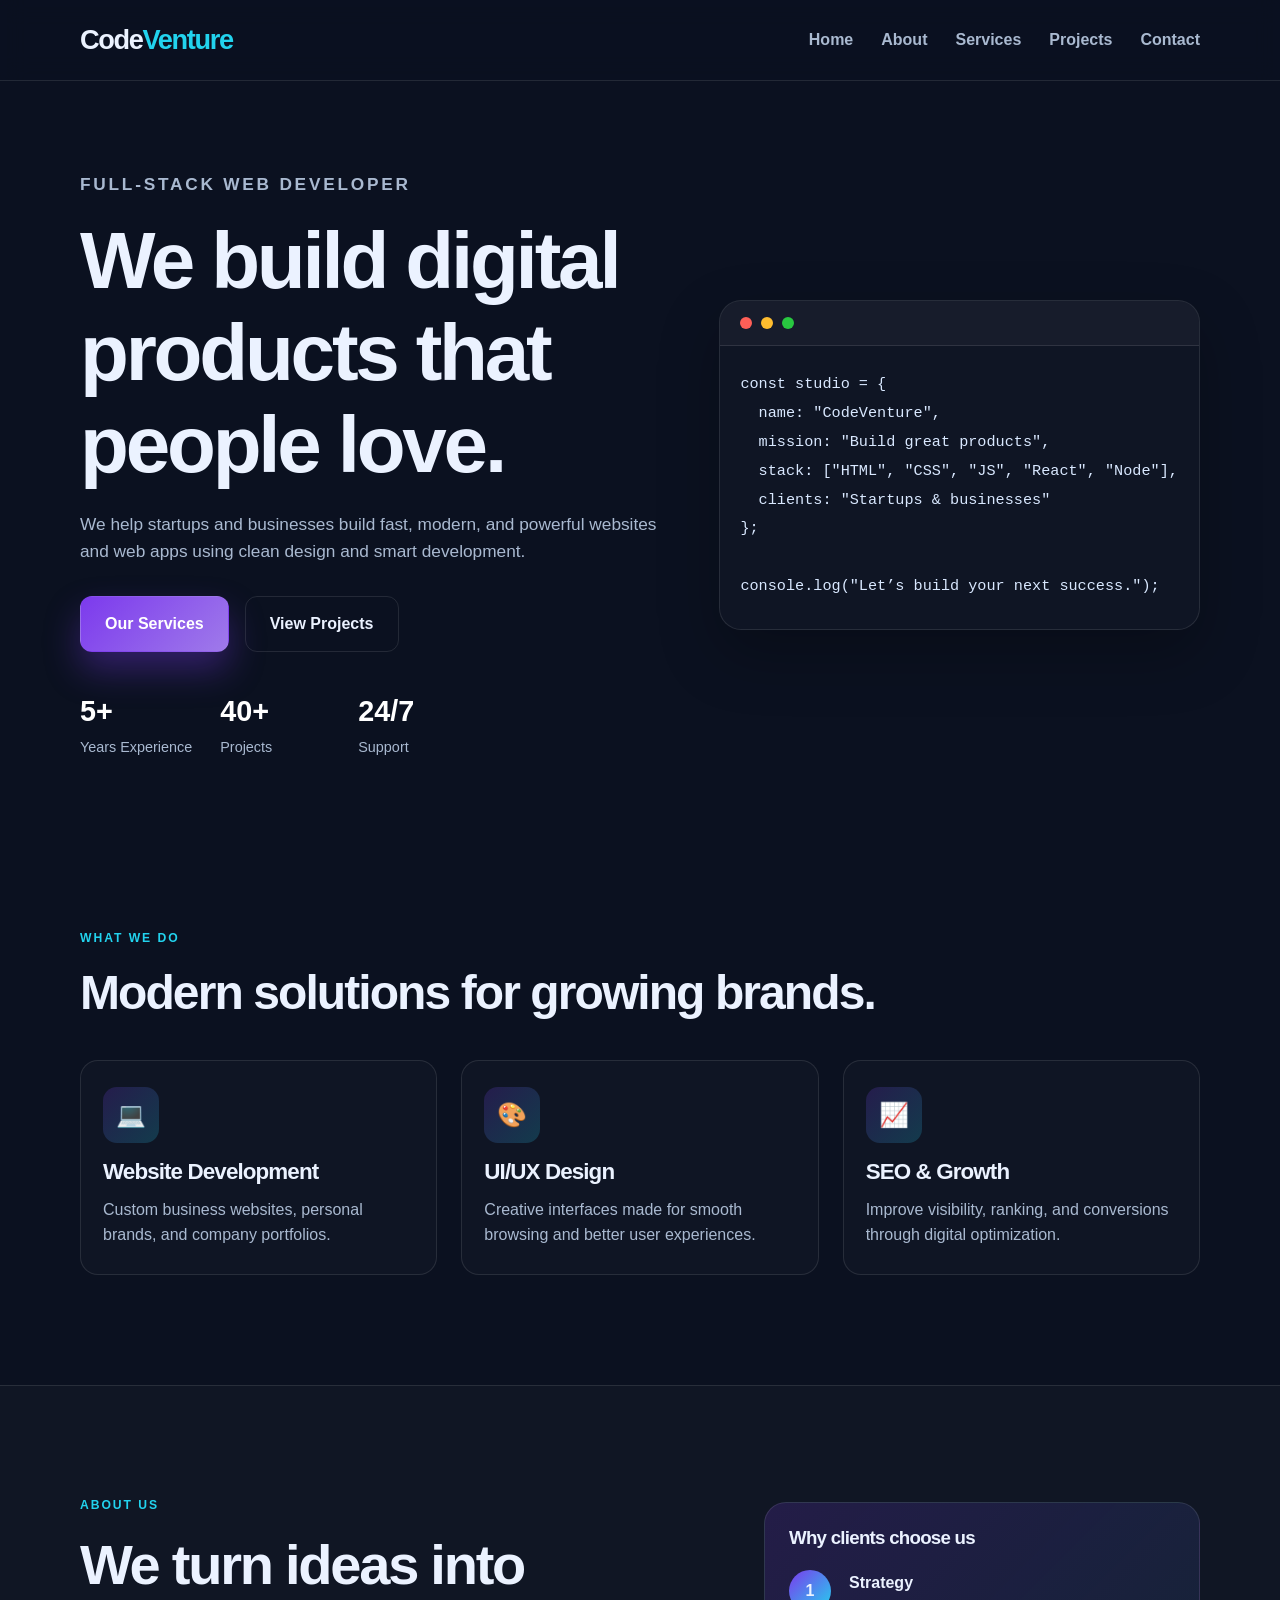
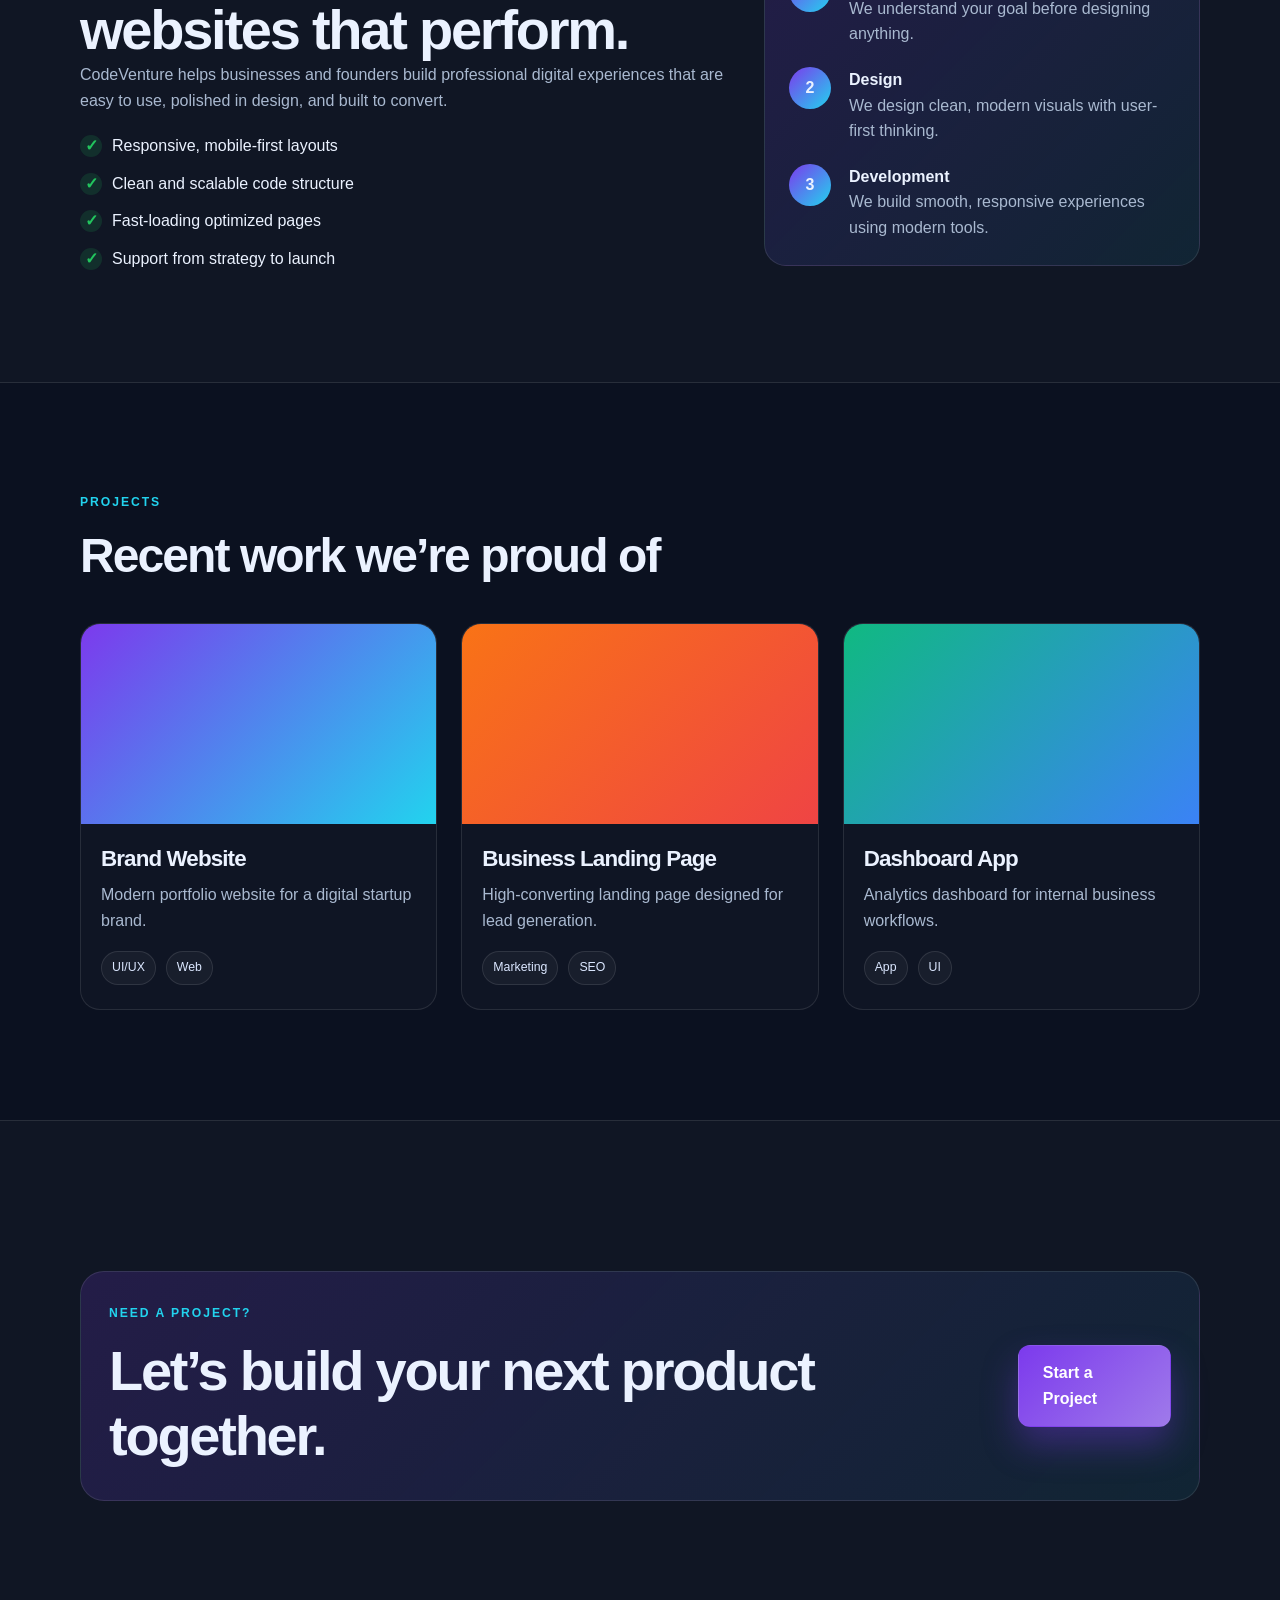
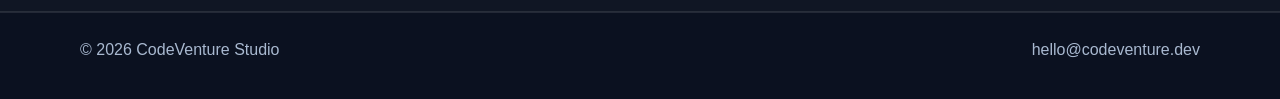
<file: index.html>
<!DOCTYPE html>
<html lang="en">
  <head>
    <meta charset="UTF-8" />
    <meta name="viewport" content="width=device-width, initial-scale=1.0" />
    <title>CodeVenture Studio</title>
    <link rel="stylesheet" href="style.css" />
  </head>
  <body>
    <header>
      <div class="container navbar">
        <a href="index.html" class="logo">Code<span>Venture</span></a>

        <nav class="nav-links" id="navLinks">
          <a href="index.html">Home</a>
          <a href="about.html">About</a>
          <a href="services.html">Services</a>
          <a href="projects.html">Projects</a>
          <a href="contact.html">Contact</a>
        </nav>

        <button class="nav-toggle" id="navToggle">☰</button>
      </div>
    </header>

    <main>
      <section class="hero">
        <div class="container hero-inner">
          <div>
            <p class="eyebrow">Full-Stack Web Developer</p>
            <h1>We build digital products that people love.</h1>
            <p>
              We help startups and businesses build fast, modern, and powerful
              websites and web apps using clean design and smart development.
            </p>

            <div class="hero-actions">
              <a href="services.html" class="btn btn-primary">Our Services</a>
              <a href="projects.html" class="btn btn-secondary">View Projects</a>
            </div>

            <div class="hero-stats">
              <div>
                <strong>5+</strong>
                <span>Years Experience</span>
              </div>
              <div>
                <strong>40+</strong>
                <span>Projects</span>
              </div>
              <div>
                <strong>24/7</strong>
                <span>Support</span>
              </div>
            </div>
          </div>

          <div class="code-card">
            <div class="code-header">
              <span class="dot red"></span>
              <span class="dot yellow"></span>
              <span class="dot green"></span>
            </div>
            <pre><code>const studio = {
  name: "CodeVenture",
  mission: "Build great products",
  stack: ["HTML", "CSS", "JS", "React", "Node"],
  clients: "Startups & businesses"
};

console.log("Let’s build your next success.");</code></pre>
          </div>
        </div>
      </section>

      <section class="section">
        <div class="container">
          <div class="section-header">
            <p class="eyebrow">What We Do</p>
            <h2>Modern solutions for growing brands.</h2>
          </div>

          <div class="cards-3">
            <div class="card">
              <div class="icon-box">💻</div>
              <h3>Website Development</h3>
              <p>Custom business websites, personal brands, and company portfolios.</p>
            </div>

            <div class="card">
              <div class="icon-box">🎨</div>
              <h3>UI/UX Design</h3>
              <p>Creative interfaces made for smooth browsing and better user experiences.</p>
            </div>

            <div class="card">
              <div class="icon-box">📈</div>
              <h3>SEO & Growth</h3>
              <p>Improve visibility, ranking, and conversions through digital optimization.</p>
            </div>
          </div>
        </div>
      </section>

      <section class="section section-alt">
        <div class="container about-box">
          <div class="about-text">
            <p class="eyebrow">About Us</p>
            <h2>We turn ideas into websites that perform.</h2>
            <p>
              CodeVenture helps businesses and founders build professional digital
              experiences that are easy to use, polished in design, and built to convert.
            </p>
            <ul class="feature-list">
              <li>Responsive, mobile-first layouts</li>
              <li>Clean and scalable code structure</li>
              <li>Fast-loading optimized pages</li>
              <li>Support from strategy to launch</li>
            </ul>
          </div>

          <div class="panel">
            <h3>Why clients choose us</h3>
            <ul class="process-list">
              <li>
                <span class="step">1</span>
                <div>
                  <strong>Strategy</strong>
                  <p>We understand your goal before designing anything.</p>
                </div>
              </li>
              <li>
                <span class="step">2</span>
                <div>
                  <strong>Design</strong>
                  <p>We design clean, modern visuals with user-first thinking.</p>
                </div>
              </li>
              <li>
                <span class="step">3</span>
                <div>
                  <strong>Development</strong>
                  <p>We build smooth, responsive experiences using modern tools.</p>
                </div>
              </li>
            </ul>
          </div>
        </div>
      </section>

      <section class="section">
        <div class="container">
          <div class="section-header">
            <p class="eyebrow">Projects</p>
            <h2>Recent work we’re proud of</h2>
          </div>

          <div class="projects-grid">
            <article class="project-card">
              <div class="project-thumb thumb-1"></div>
              <div class="project-info">
                <h3>Brand Website</h3>
                <p>Modern portfolio website for a digital startup brand.</p>
                <div class="tags">
                  <span>UI/UX</span>
                  <span>Web</span>
                </div>
              </div>
            </article>

            <article class="project-card">
              <div class="project-thumb thumb-2"></div>
              <div class="project-info">
                <h3>Business Landing Page</h3>
                <p>High-converting landing page designed for lead generation.</p>
                <div class="tags">
                  <span>Marketing</span>
                  <span>SEO</span>
                </div>
              </div>
            </article>

            <article class="project-card">
              <div class="project-thumb thumb-3"></div>
              <div class="project-info">
                <h3>Dashboard App</h3>
                <p>Analytics dashboard for internal business workflows.</p>
                <div class="tags">
                  <span>App</span>
                  <span>UI</span>
                </div>
              </div>
            </article>
          </div>
        </div>
      </section>

      <section class="section section-alt">
        <div class="container">
          <div class="cta-box">
            <div>
              <p class="eyebrow">Need a project?</p>
              <h2>Let’s build your next product together.</h2>
            </div>

            <a href="contact.html" class="btn btn-primary">Start a Project</a>
          </div>
        </div>
      </section>
    </main>

    <footer class="footer">
      <div class="container footer-inner">
        <p>© <span id="year"></span> CodeVenture Studio</p>
        <a href="contact.html">hello@codeventure.dev</a>
      </div>
    </footer>

    <script src="script.js"></script>
  </body>
</html>
</file>
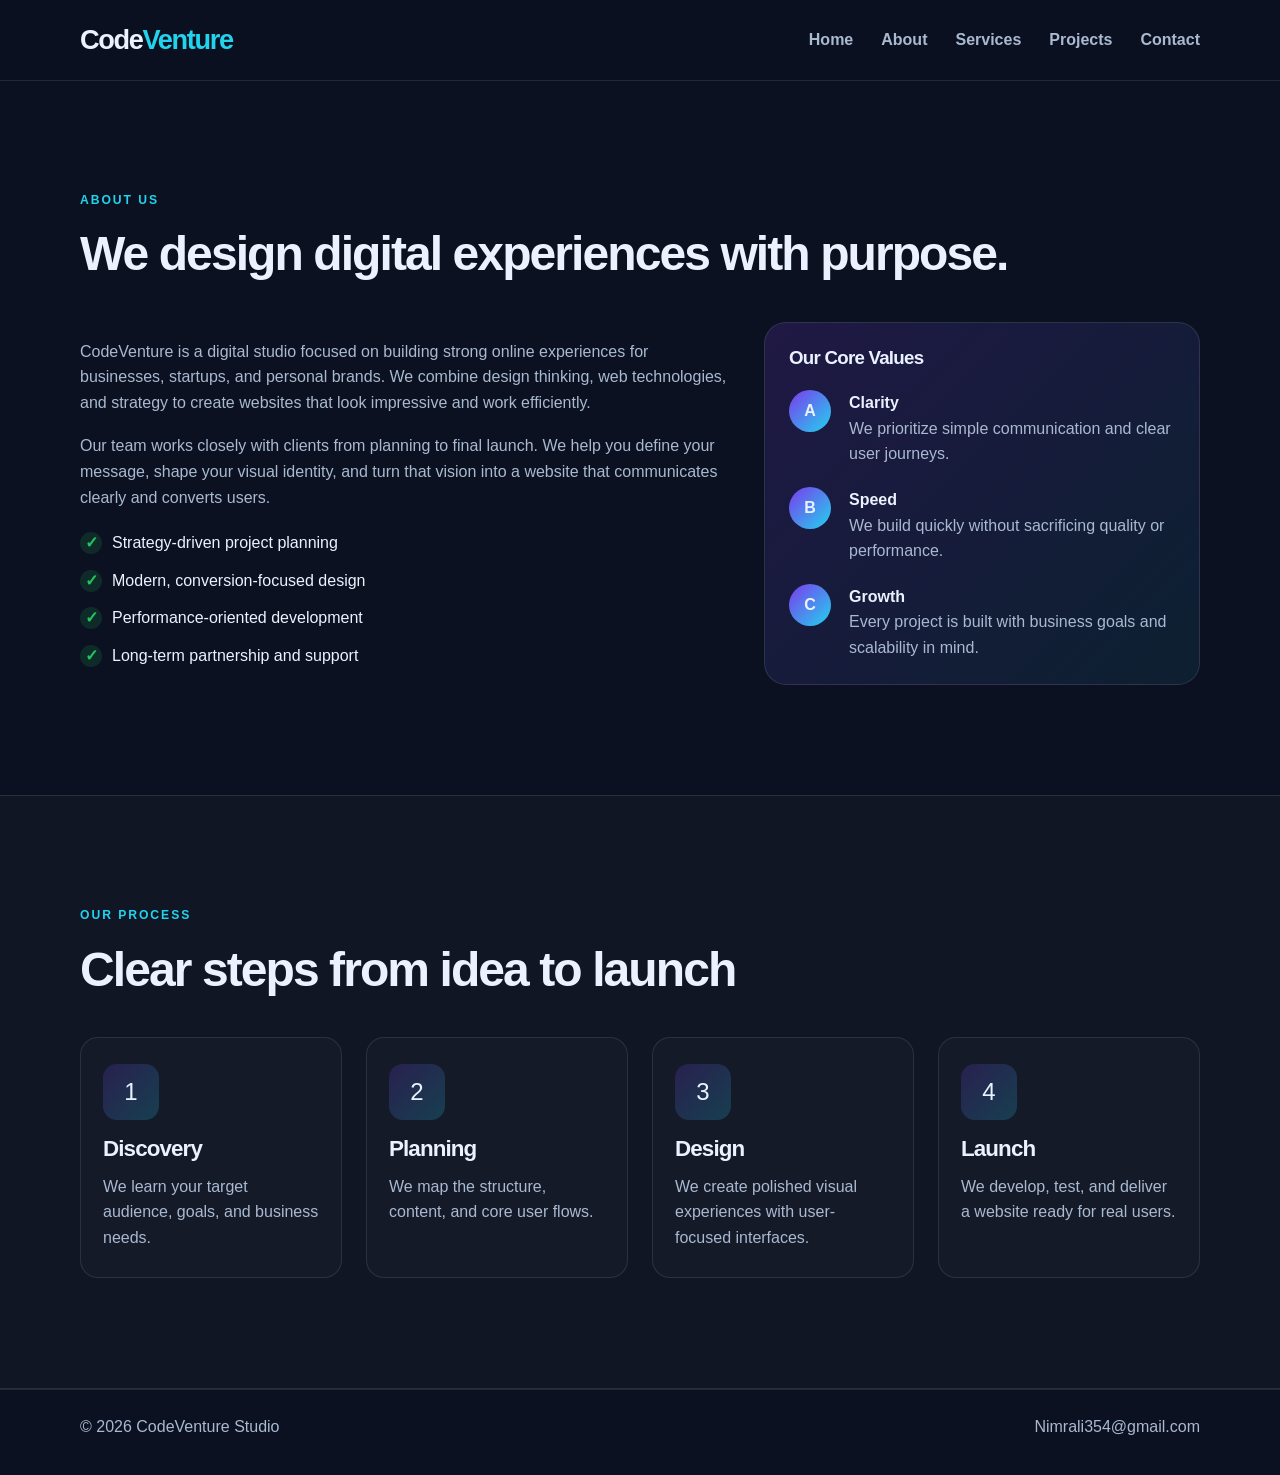
<file: about.html>
<!DOCTYPE html>
<html lang="en">
  <head>
    <meta charset="UTF-8" />
    <meta name="viewport" content="width=device-width, initial-scale=1.0" />
    <title>About | CodeVenture</title>
    <link rel="stylesheet" href="style.css" />
  </head>
  <body>
    <header>
      <div class="container navbar">
        <a href="index.html" class="logo">Code<span>Venture</span></a>

        <nav class="nav-links" id="navLinks">
          <a href="index.html">Home</a>
          <a href="about.html">About</a>
          <a href="services.html">Services</a>
          <a href="projects.html">Projects</a>
          <a href="contact.html">Contact</a>
        </nav>

        <button class="nav-toggle" id="navToggle">☰</button>
      </div>
    </header>

    <main>
      <section class="section">
        <div class="container">
          <div class="section-header">
            <p class="eyebrow">About Us</p>
            <h2>We design digital experiences with purpose.</h2>
          </div>

          <div class="about-box">
            <div class="about-text">
              <p>
                CodeVenture is a digital studio focused on building strong online
                experiences for businesses, startups, and personal brands. We combine
                design thinking, web technologies, and strategy to create websites that
                look impressive and work efficiently.
              </p>
              <p>
                Our team works closely with clients from planning to final launch. We help
                you define your message, shape your visual identity, and turn that vision
                into a website that communicates clearly and converts users.
              </p>

              <ul class="feature-list">
                <li>Strategy-driven project planning</li>
                <li>Modern, conversion-focused design</li>
                <li>Performance-oriented development</li>
                <li>Long-term partnership and support</li>
              </ul>
            </div>

            <div class="panel">
              <h3>Our Core Values</h3>
              <ul class="process-list">
                <li>
                  <span class="step">A</span>
                  <div>
                    <strong>Clarity</strong>
                    <p>We prioritize simple communication and clear user journeys.</p>
                  </div>
                </li>
                <li>
                  <span class="step">B</span>
                  <div>
                    <strong>Speed</strong>
                    <p>We build quickly without sacrificing quality or performance.</p>
                  </div>
                </li>
                <li>
                  <span class="step">C</span>
                  <div>
                    <strong>Growth</strong>
                    <p>Every project is built with business goals and scalability in mind.</p>
                  </div>
                </li>
              </ul>
            </div>
          </div>
        </div>
      </section>

      <section class="section section-alt">
        <div class="container">
          <div class="section-header">
            <p class="eyebrow">Our Process</p>
            <h2>Clear steps from idea to launch</h2>
          </div>

          <div class="cards-4">
            <div class="card">
              <div class="icon-box">1</div>
              <h3>Discovery</h3>
              <p>We learn your target audience, goals, and business needs.</p>
            </div>

            <div class="card">
              <div class="icon-box">2</div>
              <h3>Planning</h3>
              <p>We map the structure, content, and core user flows.</p>
            </div>

            <div class="card">
              <div class="icon-box">3</div>
              <h3>Design</h3>
              <p>We create polished visual experiences with user-focused interfaces.</p>
            </div>

            <div class="card">
              <div class="icon-box">4</div>
              <h3>Launch</h3>
              <p>We develop, test, and deliver a website ready for real users.</p>
            </div>
          </div>
        </div>
      </section>
    </main>

    <footer class="footer">
      <div class="container footer-inner">
        <p>© <span id="year"></span> CodeVenture Studio</p>
        <a href="contact.html">Nimrali354@gmail.com</a>
      </div>
    </footer>

    <script src="script.js"></script>
  </body>
</html>
</file>
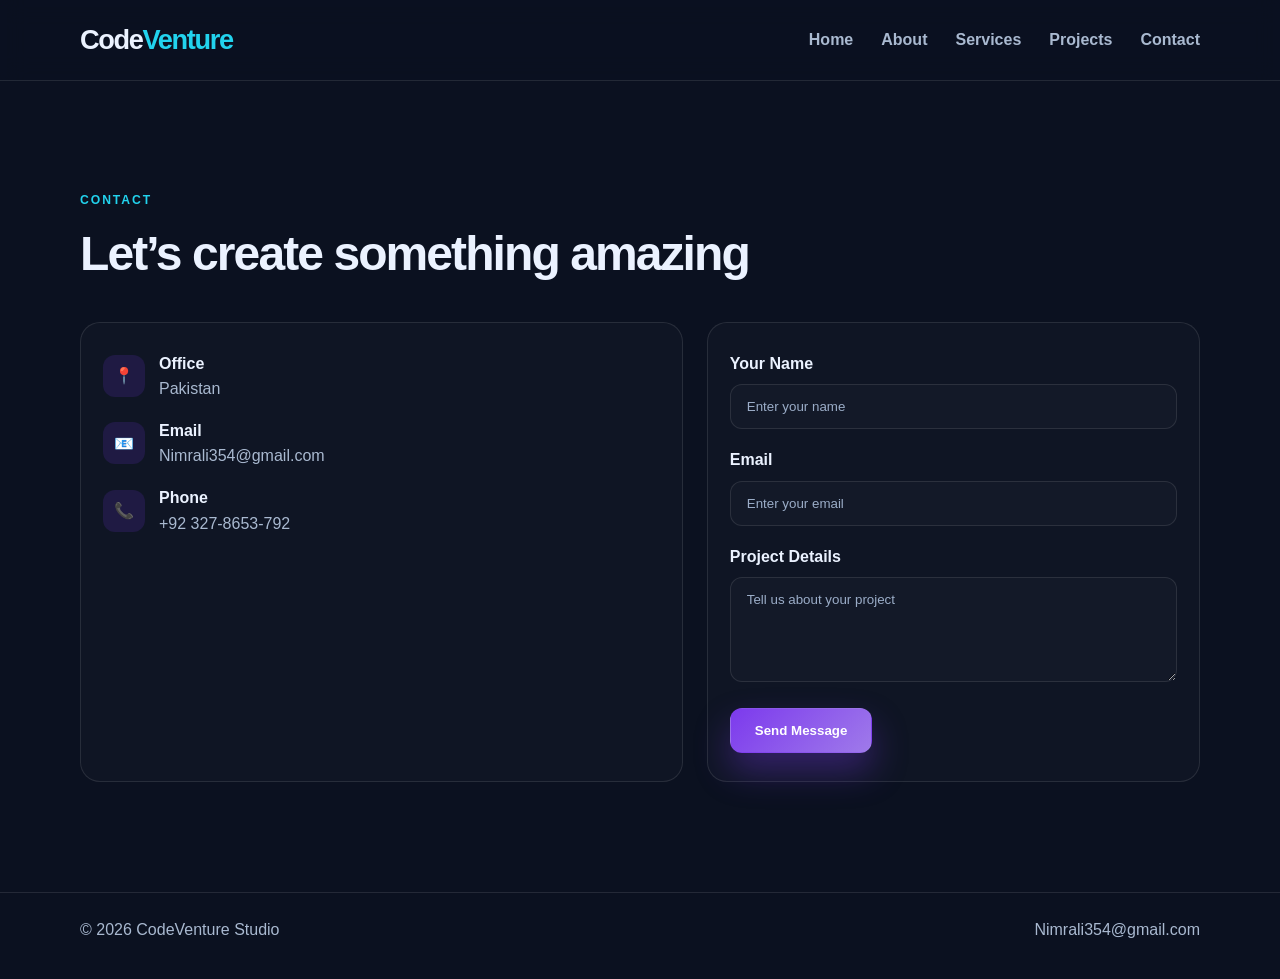
<file: contact.html>
<!DOCTYPE html>
<html lang="en">

<head>
    <meta charset="UTF-8" />
    <meta name="viewport" content="width=device-width, initial-scale=1.0" />
    <title>Contact | CodeVenture</title>
    <link rel="stylesheet" href="style.css" />
</head>

<body>
    <header>
        <div class="container navbar">
            <a href="index.html" class="logo">Code<span>Venture</span></a>

            <nav class="nav-links" id="navLinks">
                <a href="index.html">Home</a>
                <a href="about.html">About</a>
                <a href="services.html">Services</a>
                <a href="projects.html">Projects</a>
                <a href="contact.html">Contact</a>
            </nav>

            <button class="nav-toggle" id="navToggle">☰</button>
        </div>
    </header>

    <main>
        <section class="section">
            <div class="container">
                <div class="section-header">
                    <p class="eyebrow">Contact</p>
                    <h2>Let’s create something amazing</h2>
                </div>

                <div class="contact-grid">
                    <div class="contact-card">
                        <div class="contact-info">
                            <div class="item">
                                <div class="icon">📍</div>
                                <div>
                                    <strong>Office</strong>
                                    <p> Pakistan</p>
                                </div>
                            </div>

                            <div class="item">
                                <div class="icon">📧</div>
                                <div>
                                    <strong>Email</strong>
                                    <p>Nimrali354@gmail.com</p>
                                </div>
                            </div>

                            <div class="item">
                                <div class="icon">📞</div>
                                <div>
                                    <strong>Phone</strong>
                                    <p>+92 327-8653-792</p>
                                </div>
                            </div>
                        </div>
                    </div>

                    <div class="contact-card">
                        <form>
                            <div class="form-group">
                                <label for="name">Your Name</label>
                                <input type="text" id="name" placeholder="Enter your name" />
                            </div>

                            <div class="form-group">
                                <label for="email">Email</label>
                                <input type="email" id="email" placeholder="Enter your email" />
                            </div>

                            <div class="form-group">
                                <label for="msg">Project Details</label>
                                <textarea id="msg" rows="5" placeholder="Tell us about your project"></textarea>
                            </div>

                            <button type="submit" class="btn btn-primary">Send Message</button>
                        </form>
                    </div>
                </div>
            </div>
        </section>
    </main>

    <footer class="footer">
        <div class="container footer-inner">
            <p>© <span id="year"></span> CodeVenture Studio</p>
            <a href="contact.html">Nimrali354@gmail.com</a>
        </div>
    </footer>

    <script src="script.js"></script>
</body>

</html>
</file>
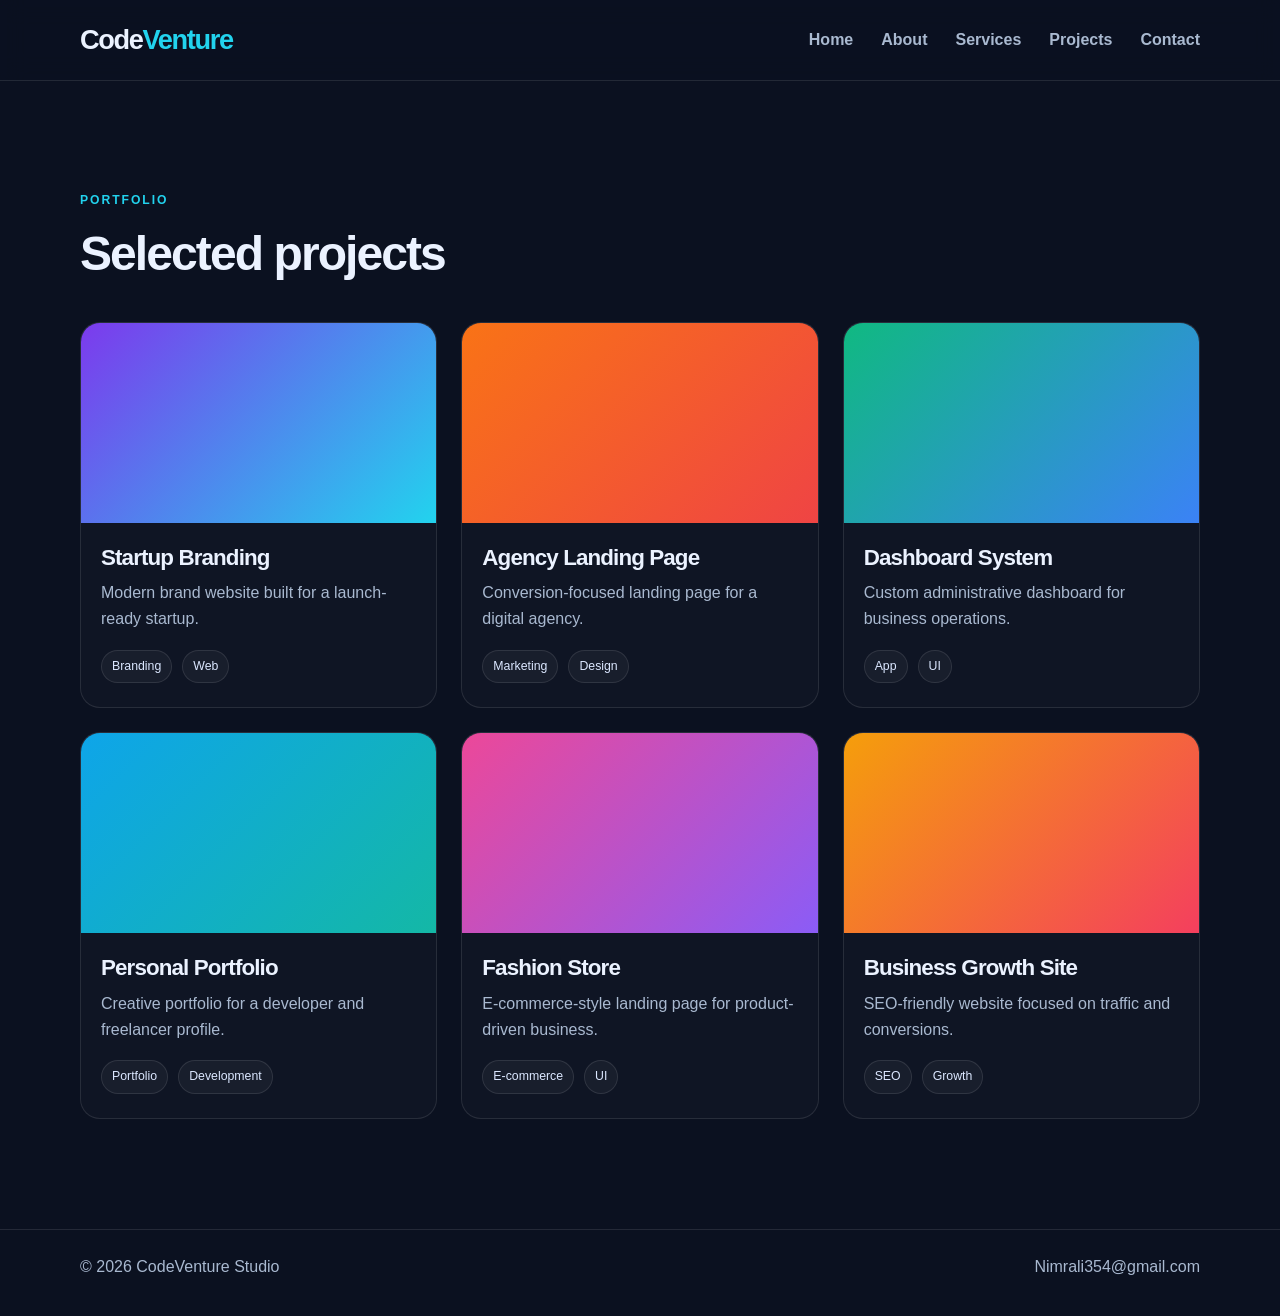
<file: project.html>
<!DOCTYPE html>
<html lang="en">
  <head>
    <meta charset="UTF-8" />
    <meta name="viewport" content="width=device-width, initial-scale=1.0" />
    <title>Projects | CodeVenture</title>
    <link rel="stylesheet" href="style.css" />
  </head>
  <body>
    <header>
      <div class="container navbar">
        <a href="index.html" class="logo">Code<span>Venture</span></a>

        <nav class="nav-links" id="navLinks">
          <a href="index.html">Home</a>
          <a href="about.html">About</a>
          <a href="services.html">Services</a>
          <a href="projects.html">Projects</a>
          <a href="contact.html">Contact</a>
        </nav>

        <button class="nav-toggle" id="navToggle">☰</button>
      </div>
    </header>

    <main>
      <section class="section">
        <div class="container">
          <div class="section-header">
            <p class="eyebrow">Portfolio</p>
            <h2>Selected projects</h2>
          </div>

          <div class="projects-grid">
            <article class="project-card">
              <div class="project-thumb thumb-1"></div>
              <div class="project-info">
                <h3>Startup Branding</h3>
                <p>Modern brand website built for a launch-ready startup.</p>
                <div class="tags">
                  <span>Branding</span>
                  <span>Web</span>
                </div>
              </div>
            </article>

            <article class="project-card">
              <div class="project-thumb thumb-2"></div>
              <div class="project-info">
                <h3>Agency Landing Page</h3>
                <p>Conversion-focused landing page for a digital agency.</p>
                <div class="tags">
                  <span>Marketing</span>
                  <span>Design</span>
                </div>
              </div>
            </article>

            <article class="project-card">
              <div class="project-thumb thumb-3"></div>
              <div class="project-info">
                <h3>Dashboard System</h3>
                <p>Custom administrative dashboard for business operations.</p>
                <div class="tags">
                  <span>App</span>
                  <span>UI</span>
                </div>
              </div>
            </article>

            <article class="project-card">
              <div class="project-thumb thumb-4"></div>
              <div class="project-info">
                <h3>Personal Portfolio</h3>
                <p>Creative portfolio for a developer and freelancer profile.</p>
                <div class="tags">
                  <span>Portfolio</span>
                  <span>Development</span>
                </div>
              </div>
            </article>

            <article class="project-card">
              <div class="project-thumb thumb-5"></div>
              <div class="project-info">
                <h3>Fashion Store</h3>
                <p>E-commerce-style landing page for product-driven business.</p>
                <div class="tags">
                  <span>E-commerce</span>
                  <span>UI</span>
                </div>
              </div>
            </article>

            <article class="project-card">
              <div class="project-thumb thumb-6"></div>
              <div class="project-info">
                <h3>Business Growth Site</h3>
                <p>SEO-friendly website focused on traffic and conversions.</p>
                <div class="tags">
                  <span>SEO</span>
                  <span>Growth</span>
                </div>
              </div>
            </article>
          </div>
        </div>
      </section>
    </main>

    <footer class="footer">
      <div class="container footer-inner">
        <p>© <span id="year"></span> CodeVenture Studio</p>
        <a href="contact.html">Nimrali354@gmail.com</a>
      </div>
    </footer>

    <script src="script.js"></script>
  </body>
</html>
</file>
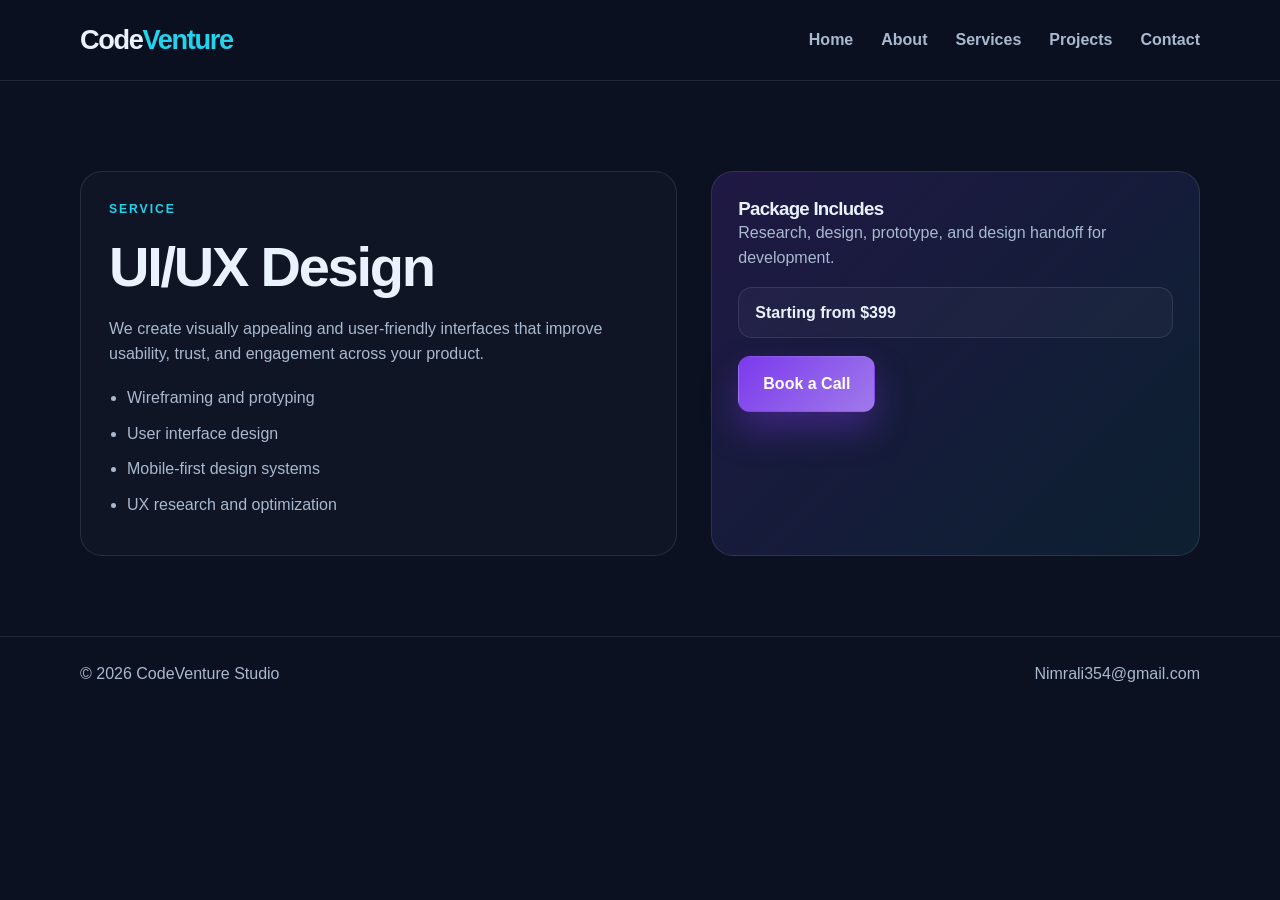
<file: service-design.html>
<!DOCTYPE html>
<html lang="en">
  <head>
    <meta charset="UTF-8" />
    <meta name="viewport" content="width=device-width, initial-scale=1.0" />
    <title>UI/UX Design | CodeVenture</title>
    <link rel="stylesheet" href="style.css" />
  </head>
  <body>
    <header>
      <div class="container navbar">
        <a href="index.html" class="logo">Code<span>Venture</span></a>

        <nav class="nav-links" id="navLinks">
          <a href="index.html">Home</a>
          <a href="about.html">About</a>
          <a href="services.html">Services</a>
          <a href="projects.html">Projects</a>
          <a href="contact.html">Contact</a>
        </nav>

        <button class="nav-toggle" id="navToggle">☰</button>
      </div>
    </header>

    <main class="service-detail">
      <div class="container detail-grid">
        <div class="detail-box">
          <p class="eyebrow">Service</p>
          <h2>UI/UX Design</h2>
          <p>
            We create visually appealing and user-friendly interfaces that improve
            usability, trust, and engagement across your product.
          </p>

          <ul>
            <li>Wireframing and protyping</li>
            <li>User interface design</li>
            <li>Mobile-first design systems</li>
            <li>UX research and optimization</li>
          </ul>
        </div>

        <aside class="side-card">
          <h3>Package Includes</h3>
          <p>Research, design, prototype, and design handoff for development.</p>
          <div class="price-box">Starting from $399</div>
          <a href="contact.html" class="btn btn-primary" style="margin-top: 18px;">Book a Call</a>
        </aside>
      </div>
    </main>

    <footer class="footer">
      <div class="container footer-inner">
        <p>© <span id="year"></span> CodeVenture Studio</p>
        <a href="contact.html">Nimrali354@gmail.com</a>
      </div>
    </footer>

    <script src="script.js"></script>
  </body>
</html>
</file>
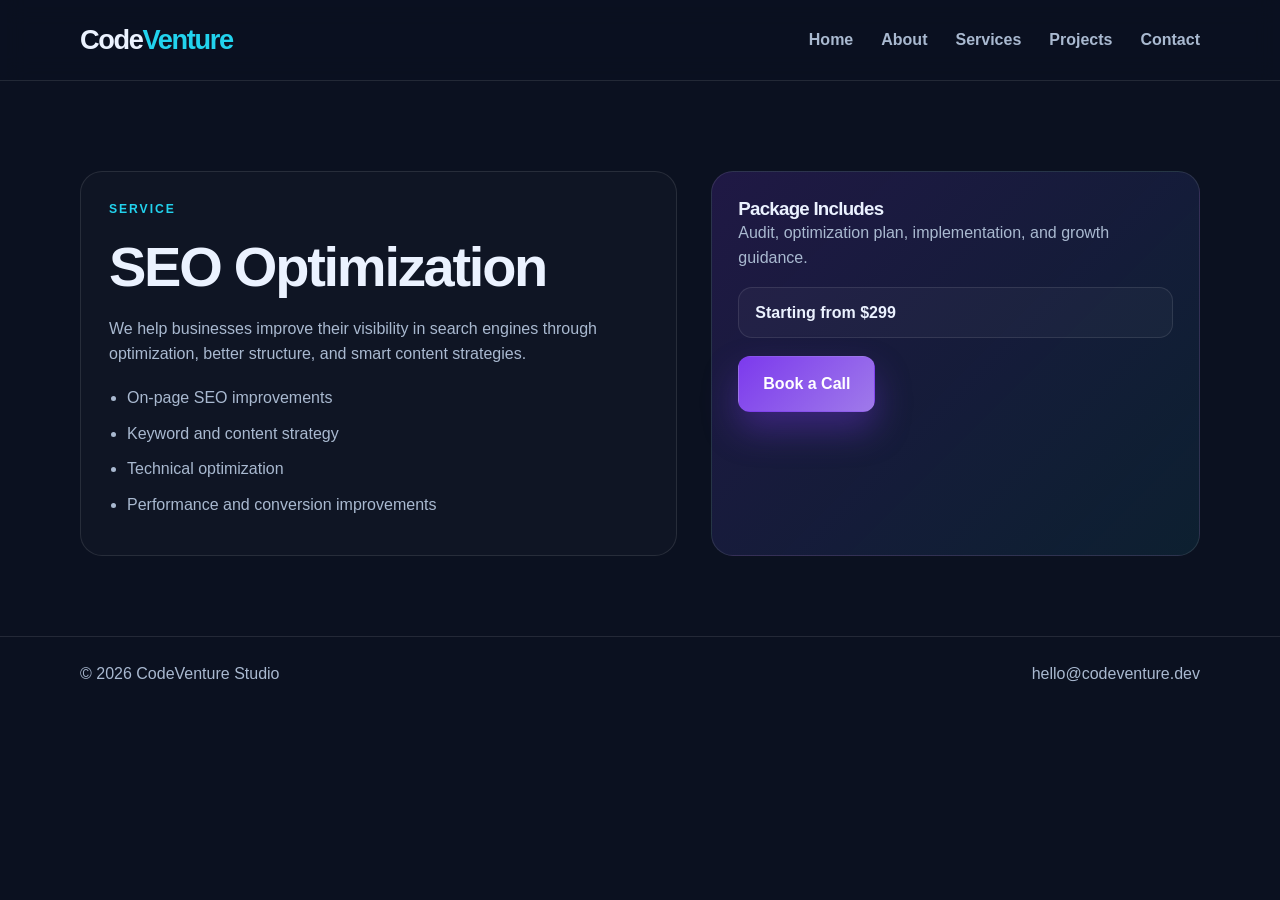
<file: service-seo.html>
<!DOCTYPE html>
<html lang="en">
  <head>
    <meta charset="UTF-8" />
    <meta name="viewport" content="width=device-width, initial-scale=1.0" />
    <title>SEO Optimization | CodeVenture</title>
    <link rel="stylesheet" href="style.css" />
  </head>
  <body>
    <header>
      <div class="container navbar">
        <a href="index.html" class="logo">Code<span>Venture</span></a>

        <nav class="nav-links" id="navLinks">
          <a href="index.html">Home</a>
          <a href="about.html">About</a>
          <a href="services.html">Services</a>
          <a href="projects.html">Projects</a>
          <a href="contact.html">Contact</a>
        </nav>

        <button class="nav-toggle" id="navToggle">☰</button>
      </div>
    </header>

    <main class="service-detail">
      <div class="container detail-grid">
        <div class="detail-box">
          <p class="eyebrow">Service</p>
          <h2>SEO Optimization</h2>
          <p>
            We help businesses improve their visibility in search engines through
            optimization, better structure, and smart content strategies.
          </p>

          <ul>
            <li>On-page SEO improvements</li>
            <li>Keyword and content strategy</li>
            <li>Technical optimization</li>
            <li>Performance and conversion improvements</li>
          </ul>
        </div>

        <aside class="side-card">
          <h3>Package Includes</h3>
          <p>Audit, optimization plan, implementation, and growth guidance.</p>
          <div class="price-box">Starting from $299</div>
          <a href="contact.html" class="btn btn-primary" style="margin-top: 18px;">Book a Call</a>
        </aside>
      </div>
    </main>

    <footer class="footer">
      <div class="container footer-inner">
        <p>© <span id="year"></span> CodeVenture Studio</p>
        <a href="contact.html">hello@codeventure.dev</a>
      </div>
    </footer>

    <script src="script.js"></script>
  </body>
</html>
</file>
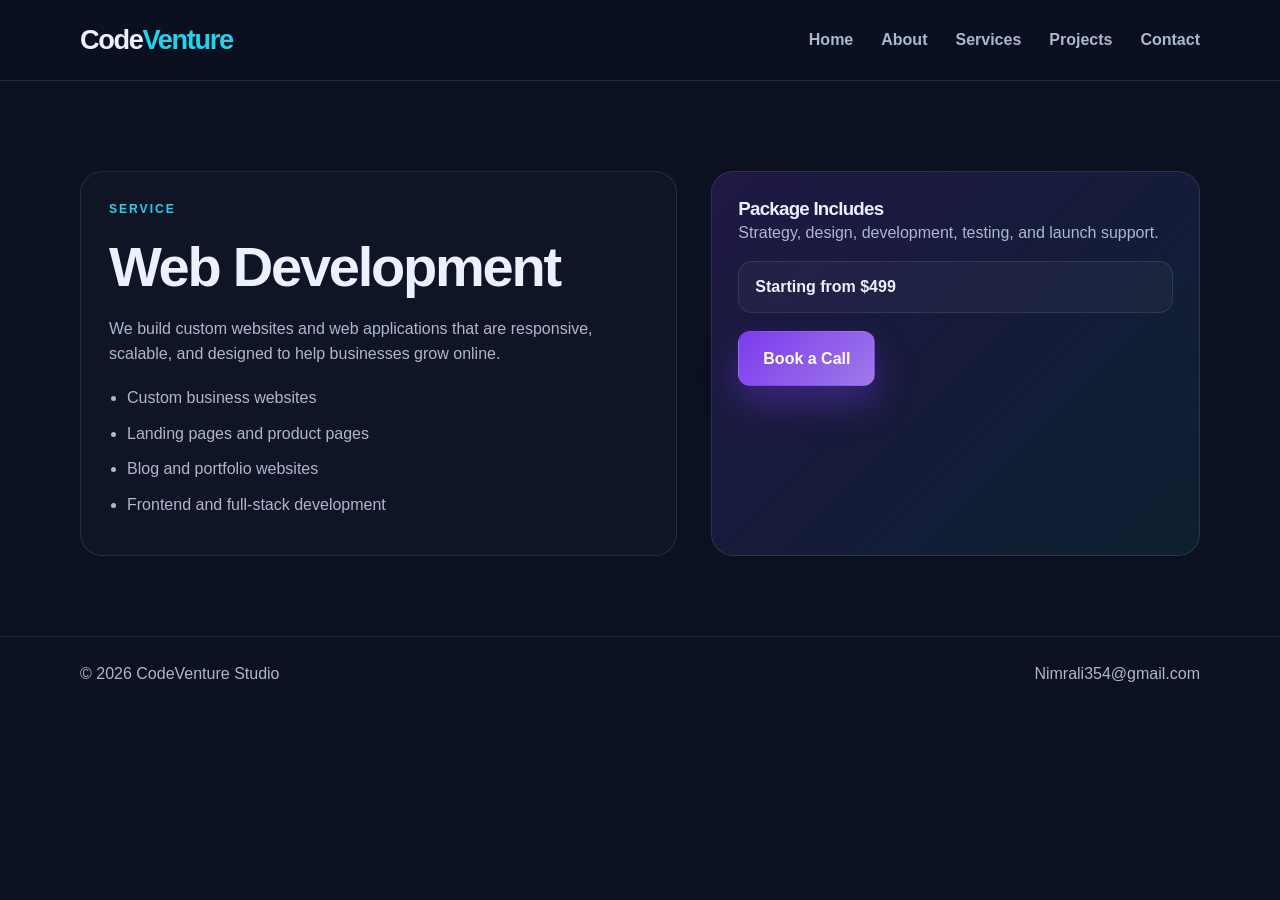
<file: service-web.html>
<!DOCTYPE html>
<html lang="en">
  <head>
    <meta charset="UTF-8" />
    <meta name="viewport" content="width=device-width, initial-scale=1.0" />
    <title>Web Development | CodeVenture</title>
    <link rel="stylesheet" href="style.css" />
  </head>
  <body>
    <header>
      <div class="container navbar">
        <a href="index.html" class="logo">Code<span>Venture</span></a>

        <nav class="nav-links" id="navLinks">
          <a href="index.html">Home</a>
          <a href="about.html">About</a>
          <a href="services.html">Services</a>
          <a href="projects.html">Projects</a>
          <a href="contact.html">Contact</a>
        </nav>

        <button class="nav-toggle" id="navToggle">☰</button>
      </div>
    </header>

    <main class="service-detail">
      <div class="container detail-grid">
        <div class="detail-box">
          <p class="eyebrow">Service</p>
          <h2>Web Development</h2>
          <p>
            We build custom websites and web applications that are responsive, scalable,
            and designed to help businesses grow online.
          </p>

          <ul>
            <li>Custom business websites</li>
            <li>Landing pages and product pages</li>
            <li>Blog and portfolio websites</li>
            <li>Frontend and full-stack development</li>
          </ul>
        </div>

        <aside class="side-card">
          <h3>Package Includes</h3>
          <p>Strategy, design, development, testing, and launch support.</p>
          <div class="price-box">Starting from $499</div>
          <a href="contact.html" class="btn btn-primary" style="margin-top: 18px;">Book a Call</a>
        </aside>
      </div>
    </main>

    <footer class="footer">
      <div class="container footer-inner">
        <p>© <span id="year"></span> CodeVenture Studio</p>
        <a href="contact.html">Nimrali354@gmail.com</a>
      </div>
    </footer>

    <script src="script.js"></script>
  </body>
</html>
</file>
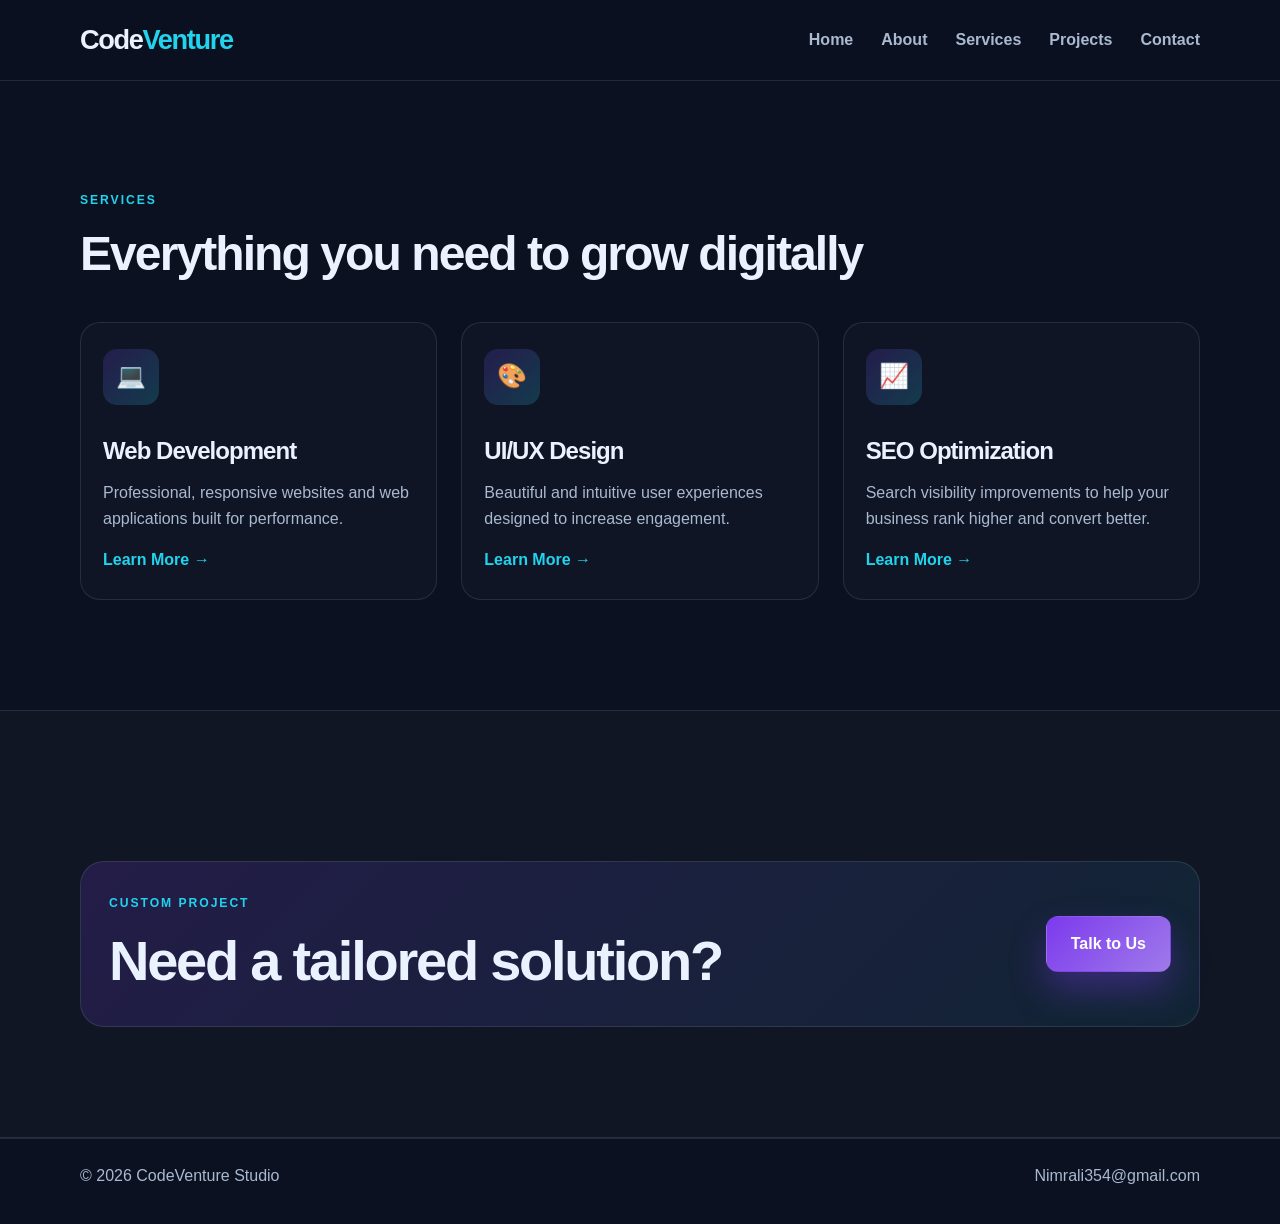
<file: service.html>
<!DOCTYPE html>
<html lang="en">
  <head>
    <meta charset="UTF-8" />
    <meta name="viewport" content="width=device-width, initial-scale=1.0" />
    <title>Services | CodeVenture</title>
    <link rel="stylesheet" href="style.css" />
  </head>
  <body>
    <header>
      <div class="container navbar">
        <a href="index.html" class="logo">Code<span>Venture</span></a>

        <nav class="nav-links" id="navLinks">
          <a href="index.html">Home</a>
          <a href="about.html">About</a>
          <a href="services.html">Services</a>
          <a href="projects.html">Projects</a>
          <a href="contact.html">Contact</a>
        </nav>

        <button class="nav-toggle" id="navToggle">☰</button>
      </div>
    </header>

    <main>
      <section class="section">
        <div class="container">
          <div class="section-header">
            <p class="eyebrow">Services</p>
            <h2>Everything you need to grow digitally</h2>
          </div>

          <div class="service-grid">
            <div class="service-card">
              <div class="icon-box">💻</div>
              <h3>Web Development</h3>
              <p>Professional, responsive websites and web applications built for performance.</p>
              <a href="service-web.html" class="service-link">Learn More →</a>
            </div>

            <div class="service-card">
              <div class="icon-box">🎨</div>
              <h3>UI/UX Design</h3>
              <p>Beautiful and intuitive user experiences designed to increase engagement.</p>
              <a href="service-design.html" class="service-link">Learn More →</a>
            </div>

            <div class="service-card">
              <div class="icon-box">📈</div>
              <h3>SEO Optimization</h3>
              <p>Search visibility improvements to help your business rank higher and convert better.</p>
              <a href="service-seo.html" class="service-link">Learn More →</a>
            </div>
          </div>
        </div>
      </section>

      <section class="section section-alt">
        <div class="container">
          <div class="cta-box">
            <div>
              <p class="eyebrow">Custom project</p>
              <h2>Need a tailored solution?</h2>
            </div>
            <a href="contact.html" class="btn btn-primary">Talk to Us</a>
          </div>
        </div>
      </section>
    </main>

    <footer class="footer">
      <div class="container footer-inner">
        <p>© <span id="year"></span> CodeVenture Studio</p>
        <a href="contact.html">Nimrali354@gmail.com</a>
      </div>
    </footer>

    <script src="script.js"></script>
  </body>
</html>
</file>
<file: style.css>
:root {
  --bg: #0b1120;
  --bg-alt: #101827;
  --card: #111c2f;
  --card-soft: #142136;
  --primary: #7c3aed;
  --primary-2: #22d3ee;
  --accent: #f97316;
  --text: #ebf2ff;
  --muted: #a9b9d0;
  --line: rgba(255, 255, 255, 0.1);
  --shadow: rgba(14, 18, 31, 0.5);
  --success: #22c55e;
  --white: #ffffff;
  --radius: 18px;
}

* {
  margin: 0;
  padding: 0;
  box-sizing: border-box;
}

html {
  scroll-behavior: smooth;
}

body {
  font-family: "Segoe UI", Tahoma, Geneva, Verdana, sans-serif;
  background: var(--bg);
  color: var(--text);
  line-height: 1.6;
}

a {
  text-decoration: none;
  color: inherit;
}

img {
  max-width: 100%;
  display: block;
}

.container {
  width: min(1120px, calc(100% - 32px));
  margin: 0 auto;
}

.section {
  padding: 110px 0;
}

.section-alt {
  background: rgba(255, 255, 255, 0.02);
  border-top: 1px solid var(--line);
  border-bottom: 1px solid var(--line);
}

.eyebrow {
  color: var(--primary-2);
  letter-spacing: 0.16em;
  text-transform: uppercase;
  font-size: 0.76rem;
  font-weight: 700;
  margin-bottom: 16px;
}

h1, h2, h3, h4 {
  line-height: 1.15;
  letter-spacing: -0.04em;
}

h2 {
  font-size: clamp(2.5rem, 5vw, 3.5rem);
}

p {
  color: var(--muted);
}

.btn {
  display: inline-flex;
  align-items: center;
  justify-content: center;
  gap: 10px;
  padding: 14px 24px;
  border-radius: 12px;
  border: 1px solid transparent;
  font-weight: 700;
  transition: 0.25s ease;
  cursor: pointer;
}

.btn:hover {
  transform: translateY(-2px);
}

.btn-primary {
  background: linear-gradient(135deg, var(--primary), #9f7aea);
  color: var(--white);
  box-shadow: 0 18px 35px rgba(124, 58, 237, 0.35);
}

.btn-secondary {
  background: transparent;
  color: var(--text);
  border-color: var(--line);
}

.btn-dark {
  background: var(--card);
  color: var(--text);
  border-color: var(--line);
}

header {
  position: sticky;
  top: 0;
  z-index: 50;
  background: rgba(11, 17, 32, 0.78);
  backdrop-filter: blur(12px);
  border-bottom: 1px solid var(--line);
}

.navbar {
  display: flex;
  align-items: center;
  justify-content: space-between;
  min-height: 80px;
}

.logo {
  font-size: 1.7rem;
  font-weight: 800;
  letter-spacing: -0.05em;
}

.logo span {
  color: var(--primary-2);
}

.nav-links {
  display: flex;
  align-items: center;
  gap: 28px;
}

.nav-links a {
  color: var(--muted);
  font-weight: 600;
  transition: 0.25s ease;
}

.nav-links a:hover {
  color: var(--white);
}

.nav-toggle {
  display: none;
  background: transparent;
  border: 1px solid var(--line);
  color: var(--white);
  padding: 8px 12px;
  border-radius: 10px;
  cursor: pointer;
}

.hero {
  padding: 90px 0 60px;
}

.hero-inner {
  display: grid;
  grid-template-columns: 1.1fr 0.9fr;
  align-items: center;
  gap: 52px;
}

.hero h1 {
  font-size: clamp(3rem, 7vw, 5rem);
  margin-bottom: 20px;
}

.hero p {
  font-size: 1.08rem;
  max-width: 620px;
  color: var(--muted);
}

.hero-actions {
  display: flex;
  flex-wrap: wrap;
  gap: 16px;
  margin-top: 30px;
}

.hero-stats {
  display: flex;
  flex-wrap: wrap;
  gap: 28px;
  margin-top: 36px;
}

.hero-stats div {
  min-width: 110px;
}

.hero-stats strong {
  display: block;
  font-size: 1.8rem;
  color: var(--white);
}

.hero-stats span {
  color: var(--muted);
  font-size: 0.9rem;
}

.code-card {
  background: rgba(255, 255, 255, 0.02);
  border: 1px solid var(--line);
  border-radius: 22px;
  overflow: hidden;
  box-shadow: 0 24px 60px rgba(0, 0, 0, 0.25);
}

.code-header {
  display: flex;
  align-items: center;
  gap: 9px;
  padding: 16px 20px;
  background: rgba(255, 255, 255, 0.03);
  border-bottom: 1px solid var(--line);
}

.dot {
  width: 12px;
  height: 12px;
  border-radius: 50%;
  display: inline-block;
}

.dot.red { background: #ff5f57; }
.dot.yellow { background: #ffbd2f; }
.dot.green { background: #28c840; }

.code-card pre {
  padding: 24px 20px 28px;
  color: #d9e8ff;
  font-size: 0.95rem;
  line-height: 1.9;
  overflow-x: auto;
}

.section-header {
  margin-bottom: 40px;
}

.section-header h2 {
  font-size: clamp(2rem, 4vw, 3rem);
}

.cards-3,
.cards-4,
.projects-grid,
.service-grid,
.contact-grid {
  display: grid;
  gap: 24px;
}

.cards-3 {
  grid-template-columns: repeat(3, minmax(0, 1fr));
}

.cards-4 {
  grid-template-columns: repeat(4, minmax(0, 1fr));
}

.card {
  background: rgba(255, 255, 255, 0.02);
  border: 1px solid var(--line);
  border-radius: var(--radius);
  padding: 26px 22px;
  transition: transform 0.25s ease, border-color 0.25s ease;
}

.card:hover {
  transform: translateY(-4px);
  border-color: rgba(124, 58, 237, 0.6);
}

.card h3 {
  margin-bottom: 12px;
  font-size: 1.4rem;
}

.card p {
  margin-bottom: 0;
}

.icon-box {
  width: 56px;
  height: 56px;
  display: inline-flex;
  align-items: center;
  justify-content: center;
  border-radius: 14px;
  background: linear-gradient(135deg, rgba(124, 58, 237, 0.2), rgba(34, 211, 238, 0.2));
  margin-bottom: 16px;
  font-size: 1.5rem;
}

.about-box {
  display: grid;
  grid-template-columns: 1.2fr 0.8fr;
  gap: 30px;
  align-items: center;
}

.about-text p {
  margin-bottom: 18px;
}

.feature-list {
  list-style: none;
  display: grid;
  gap: 12px;
  margin-top: 20px;
}

.feature-list li {
  display: flex;
  align-items: center;
  gap: 10px;
  color: var(--text);
}

.feature-list li::before {
  content: "✓";
  display: inline-flex;
  align-items: center;
  justify-content: center;
  width: 22px;
  height: 22px;
  border-radius: 50%;
  background: rgba(34, 197, 94, 0.15);
  color: var(--success);
  font-weight: 700;
}

.panel {
  background: linear-gradient(135deg, rgba(124, 58, 237, 0.18), rgba(34, 211, 238, 0.08));
  border: 1px solid var(--line);
  border-radius: 22px;
  padding: 24px;
}

.process-list {
  list-style: none;
  display: grid;
  gap: 20px;
  margin-top: 22px;
}

.process-list li {
  display: flex;
  gap: 18px;
  align-items: flex-start;
}

.step {
  width: 42px;
  height: 42px;
  border-radius: 50%;
  background: linear-gradient(135deg, var(--primary), var(--primary-2));
  display: grid;
  place-items: center;
  font-weight: 800;
  flex-shrink: 0;
}

.projects-grid {
  grid-template-columns: repeat(3, minmax(0, 1fr));
}

.project-card {
  background: rgba(255,255,255,0.02);
  border: 1px solid var(--line);
  border-radius: 20px;
  overflow: hidden;
}

.project-thumb {
  height: 200px;
}

.thumb-1 { background: linear-gradient(135deg, #7c3aed, #22d3ee); }
.thumb-2 { background: linear-gradient(135deg, #f97316, #ef4444); }
.thumb-3 { background: linear-gradient(135deg, #10b981, #3b82f6); }
.thumb-4 { background: linear-gradient(135deg, #0ea5e9, #14b8a6); }
.thumb-5 { background: linear-gradient(135deg, #ec4899, #8b5cf6); }
.thumb-6 { background: linear-gradient(135deg, #f59e0b, #f43f5e); }

.project-info {
  padding: 22px 20px 24px;
}

.project-info h3 {
  margin-bottom: 10px;
  font-size: 1.4rem;
}

.tags {
  display: flex;
  flex-wrap: wrap;
  gap: 10px;
  margin-top: 18px;
}

.tags span {
  background: rgba(255,255,255,0.04);
  border: 1px solid var(--line);
  padding: 6px 10px;
  border-radius: 999px;
  font-size: 0.77rem;
  color: #dbe7ff;
}

.service-grid {
  grid-template-columns: repeat(3, minmax(0, 1fr));
}

.service-card {
  background: rgba(255,255,255,0.02);
  border: 1px solid var(--line);
  border-radius: 20px;
  padding: 26px 22px;
  display: flex;
  flex-direction: column;
  gap: 16px;
}

.service-card h3 {
  font-size: 1.5rem;
}

.service-link {
  margin-top: auto;
  display: inline-flex;
  align-items: center;
  gap: 8px;
  color: var(--primary-2);
  font-weight: 700;
}

.service-detail {
  padding: 90px 0 80px;
}

.detail-grid {
  display: grid;
  grid-template-columns: 1.1fr 0.9fr;
  gap: 34px;
}

.detail-box {
  background: rgba(255,255,255,0.02);
  border: 1px solid var(--line);
  border-radius: 22px;
  padding: 28px;
}

.detail-box h2 {
  margin-bottom: 16px;
}

.detail-box ul {
  margin-top: 18px;
  padding-left: 18px;
  color: var(--muted);
}

.detail-box li {
  margin-bottom: 10px;
}

.side-card {
  background: linear-gradient(135deg, rgba(124, 58, 237, 0.18), rgba(34, 211, 238, 0.08));
  border: 1px solid var(--line);
  border-radius: 22px;
  padding: 26px;
  position: sticky;
  top: 110px;
}

.price-box {
  padding: 12px 16px;
  background: rgba(255,255,255,0.03);
  border: 1px solid var(--line);
  border-radius: 14px;
  margin-top: 16px;
  font-weight: 700;
}

.contact-grid {
  grid-template-columns: 1.1fr 0.9fr;
}

.contact-card {
  background: rgba(255,255,255,0.02);
  border: 1px solid var(--line);
  border-radius: 20px;
  padding: 28px 22px;
}

.contact-info {
  display: grid;
  gap: 16px;
}

.contact-info .item {
  display: flex;
  align-items: center;
  gap: 14px;
  color: var(--text);
}

.contact-info .icon {
  width: 42px;
  height: 42px;
  display: grid;
  place-items: center;
  border-radius: 12px;
  background: rgba(124,58,237,0.15);
  color: var(--primary-2);
}

.form-group {
  margin-bottom: 18px;
}

.form-group label {
  display: block;
  margin-bottom: 8px;
  color: var(--text);
  font-weight: 600;
}

.form-group input,
.form-group textarea {
  width: 100%;
  background: rgba(255,255,255,0.02);
  border: 1px solid var(--line);
  border-radius: 12px;
  padding: 14px 16px;
  color: var(--white);
  font-family: inherit;
  resize: vertical;
}

.form-group input::placeholder,
.form-group textarea::placeholder {
  color: #9badc8;
}

.cta-box {
  margin-top: 40px;
  background: linear-gradient(135deg, rgba(124,58,237,0.18), rgba(34,211,238,0.08));
  border: 1px solid var(--line);
  border-radius: 24px;
  padding: 32px 28px;
  display: flex;
  justify-content: space-between;
  align-items: center;
  gap: 20px;
}

.footer {
  border-top: 1px solid var(--line);
  padding: 24px 0 36px;
}

.footer-inner {
  display: flex;
  align-items: center;
  justify-content: space-between;
  gap: 14px;
  flex-wrap: wrap;
}

.footer p,
.footer a {
  color: var(--muted);
}

@media (max-width: 900px) {
  .hero-inner,
  .about-box,
  .detail-grid,
  .contact-grid {
    grid-template-columns: 1fr;
  }

  .cards-3,
  .cards-4,
  .projects-grid,
  .service-grid {
    grid-template-columns: 1fr 1fr;
  }

  .cta-box {
    flex-direction: column;
    align-items: flex-start;
  }
}

@media (max-width: 640px) {
  .nav-toggle {
    display: block;
  }

  .nav-links {
    position: absolute;
    top: 80px;
    left: 16px;
    right: 16px;
    display: none;
    flex-direction: column;
    align-items: flex-start;
    padding: 18px 20px;
    background: rgba(11,17,32,0.96);
    border: 1px solid var(--line);
    border-radius: 14px;
  }

  .nav-links.open {
    display: flex;
  }

  .hero {
    padding-top: 70px;
  }

  .cards-3,
  .cards-4,
  .projects-grid,
  .service-grid {
    grid-template-columns: 1fr;
  }

  .btn {
    width: 100%;
  }

  .hero-actions {
    flex-direction: column;
  }
}
</file>
